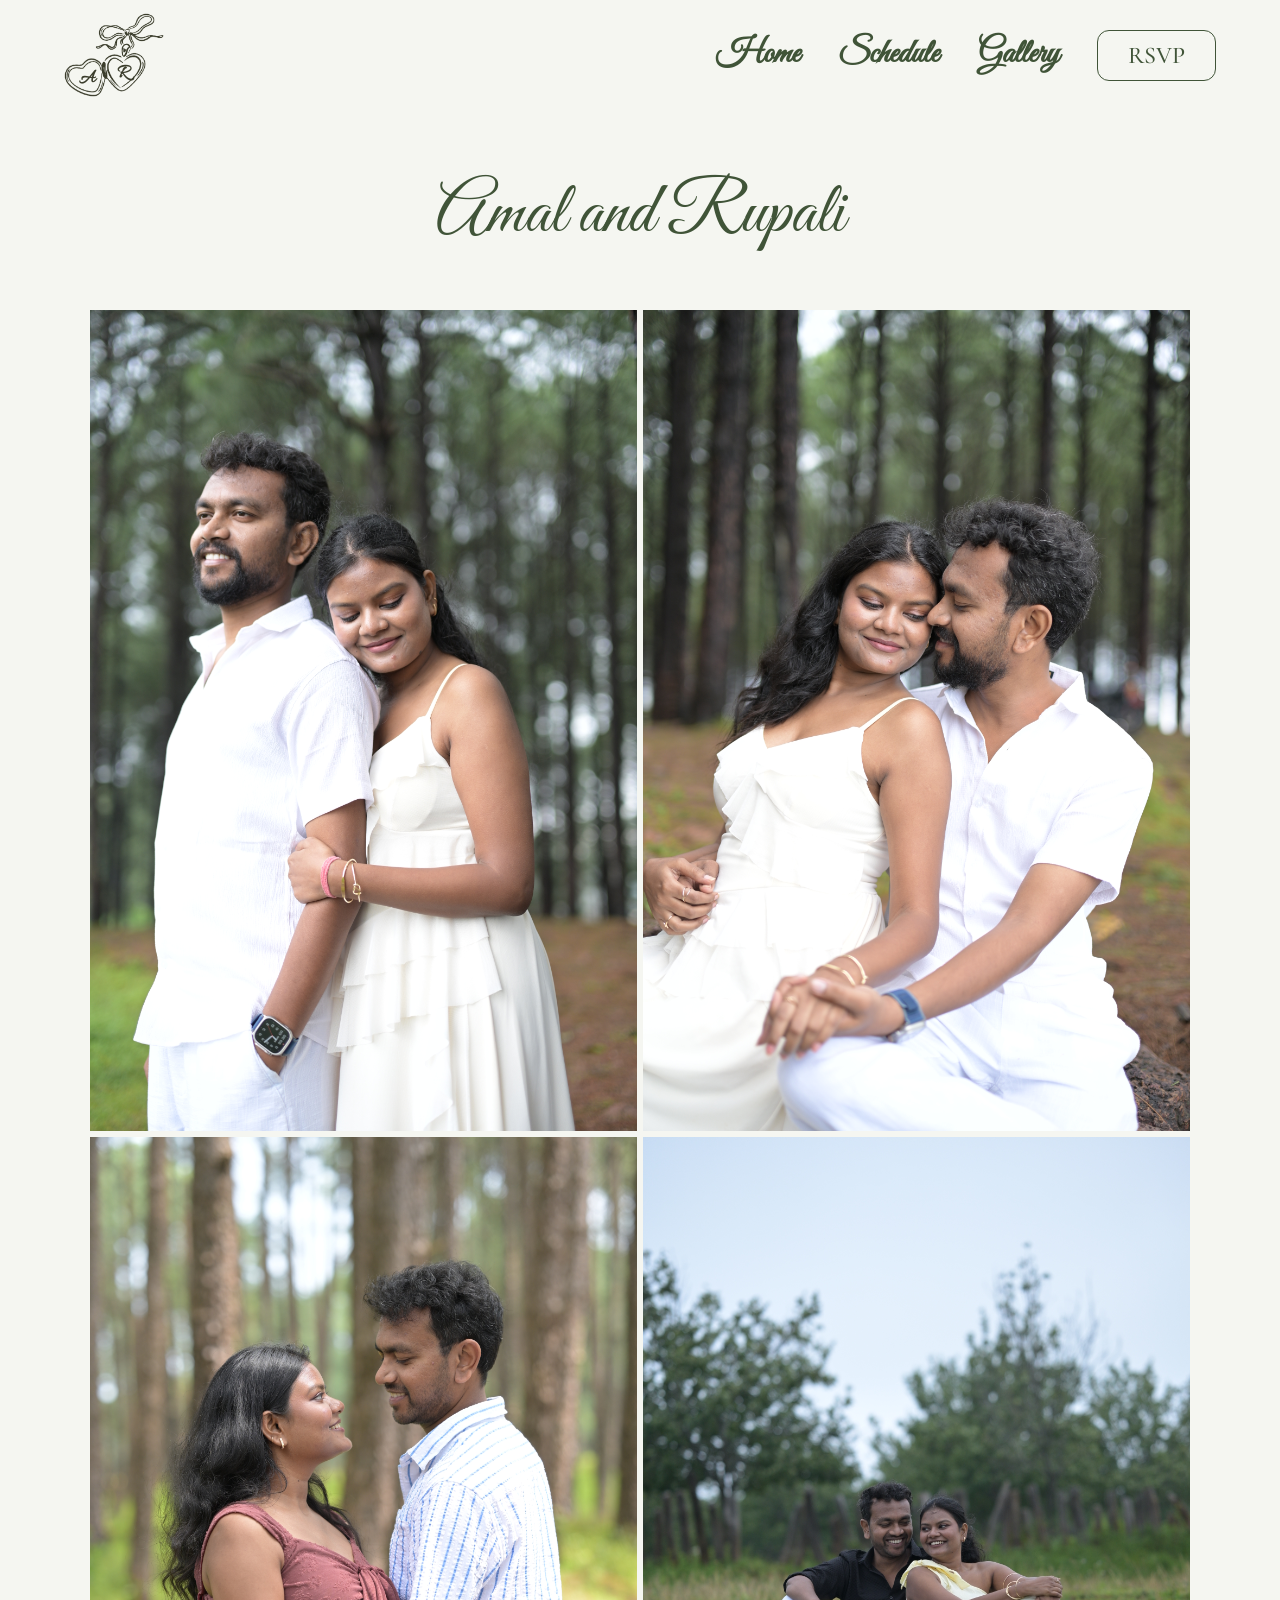
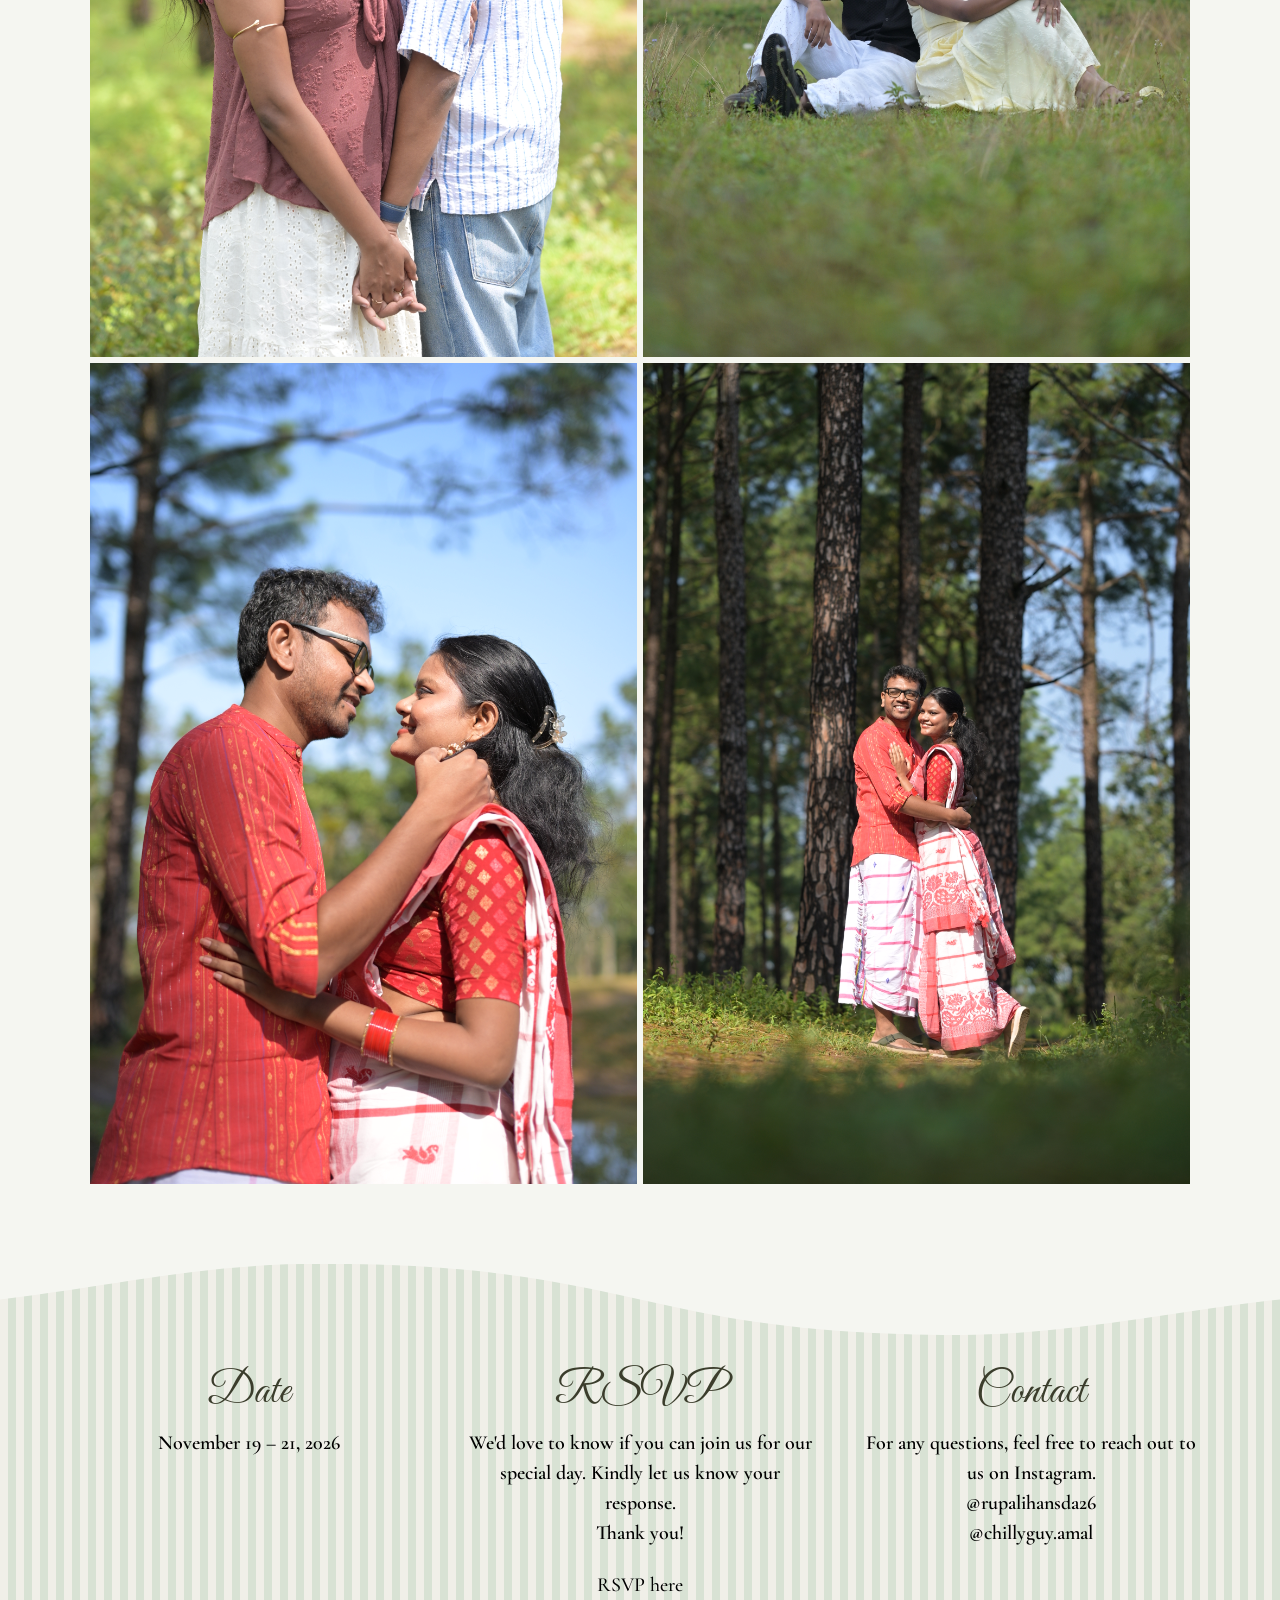
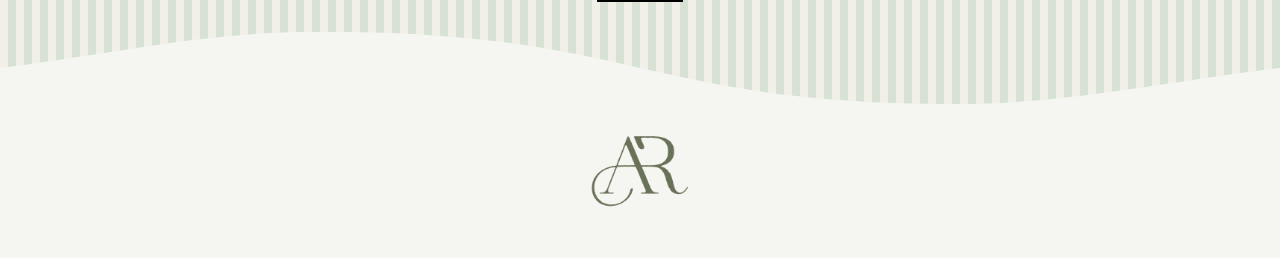
<file: gallery.html>
<!DOCTYPE html>
<html lang="en">
<head>
  <meta charset="UTF-8">
  <meta name="viewport" content="width=device-width, initial-scale=1">
  <title>Gallery</title>
  <link href="https://fonts.googleapis.com/css2?family=Great+Vibes&family=Allura&family=Cormorant+Garamond:ital,wght@0,400;0,500;0,600;0,700;1,400;1,500&display=swap" rel="stylesheet">

  <link rel="stylesheet" href="style.css">
  <script src="nav.js" defer></script>
</head>
<body class="page-gallery">

  <main class="sub-page">
    <h1>Amal and Rupali</h1>

    <div class="gallery-grid">
      <img src="Image/JEF_0826.JPG.jpeg" alt="Amal and Rupali" loading="eager">
      <img src="Image/JEF_1024.JPG.jpeg" alt="Amal and Rupali" loading="eager">
      <img src="Image/JEF_2056.JPG.jpeg" alt="Amal and Rupali" loading="eager">
      <img src="Image/JEF_1468.JPG.jpeg" alt="Amal and Rupali" loading="eager">
      <img src="Image/JEF_1635.JPG.jpeg" alt="Amal and Rupali" loading="eager">
      <img src="Image/JEF_1682.JPG.jpeg" alt="Amal and Rupali" loading="eager">
      <!-- To add more photos, copy a line above and change the file name -->
    </div>
  </main>
</body>
</html>
</file>
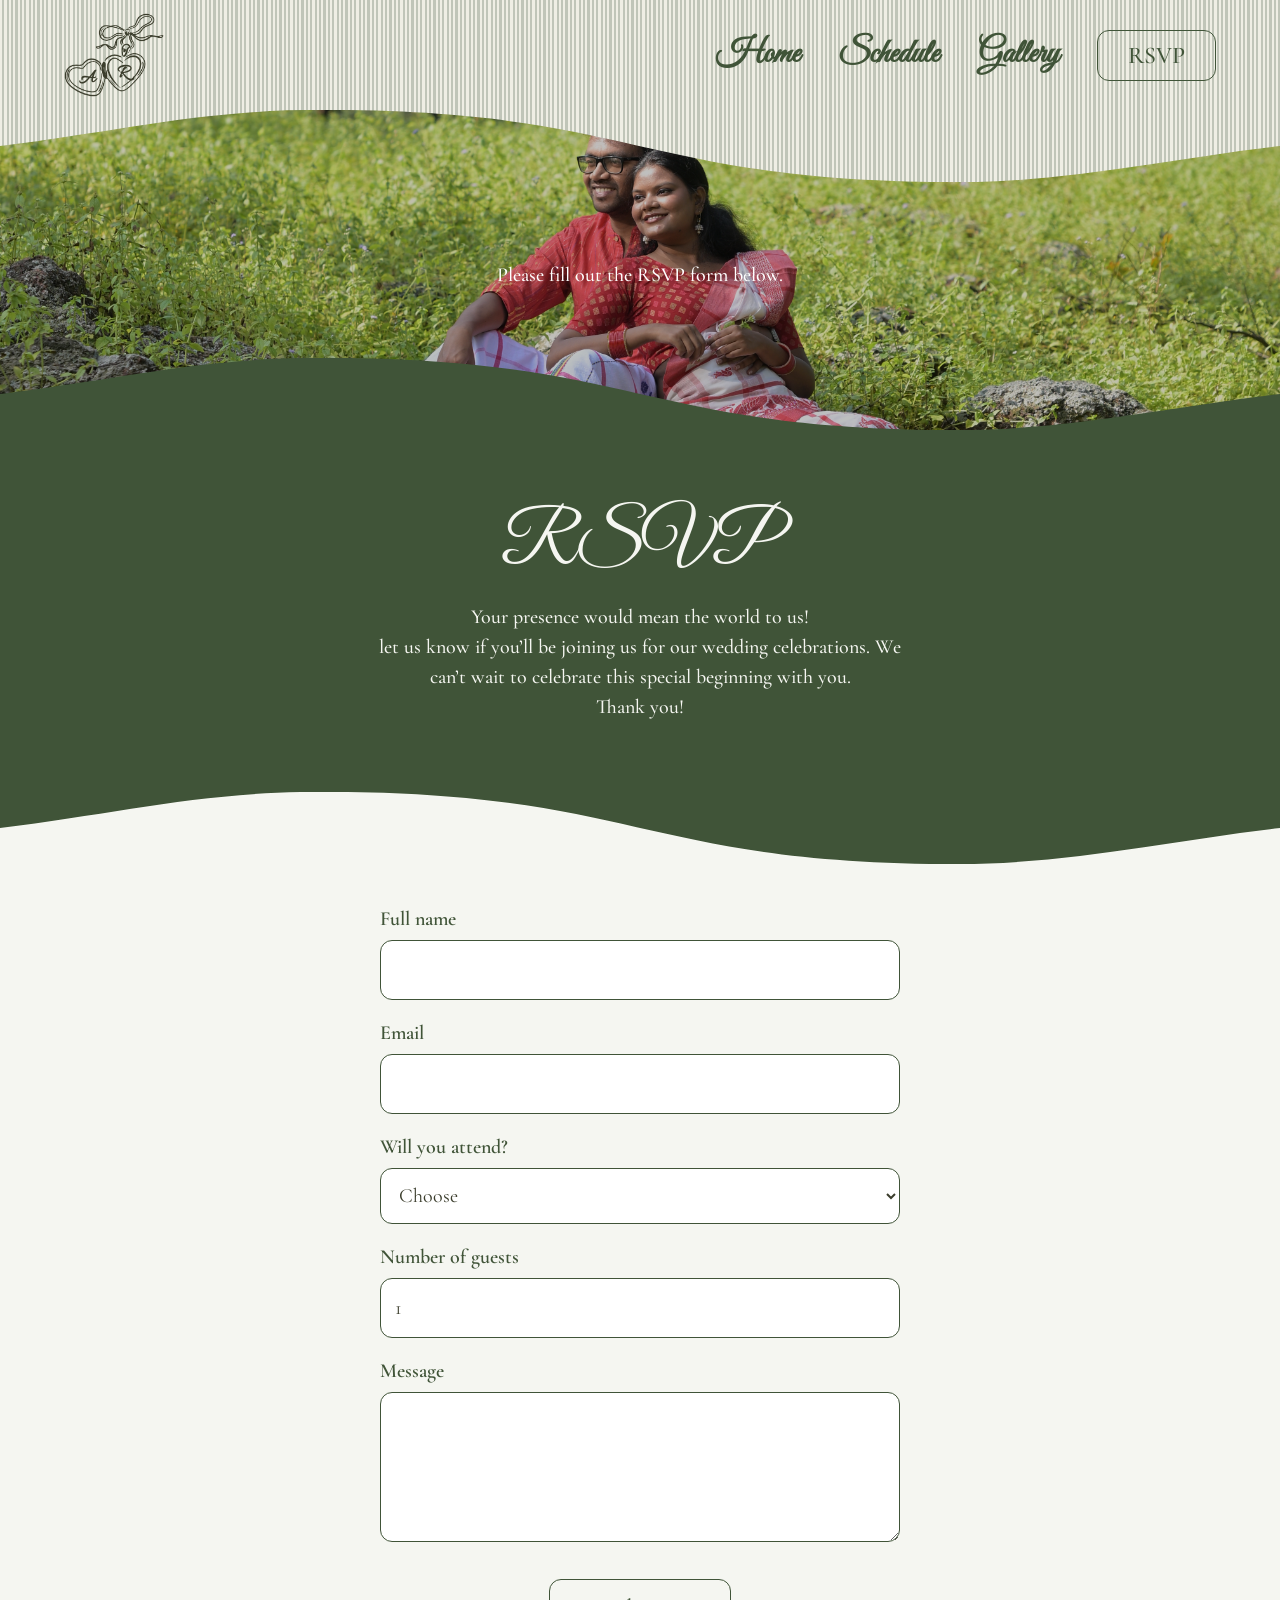
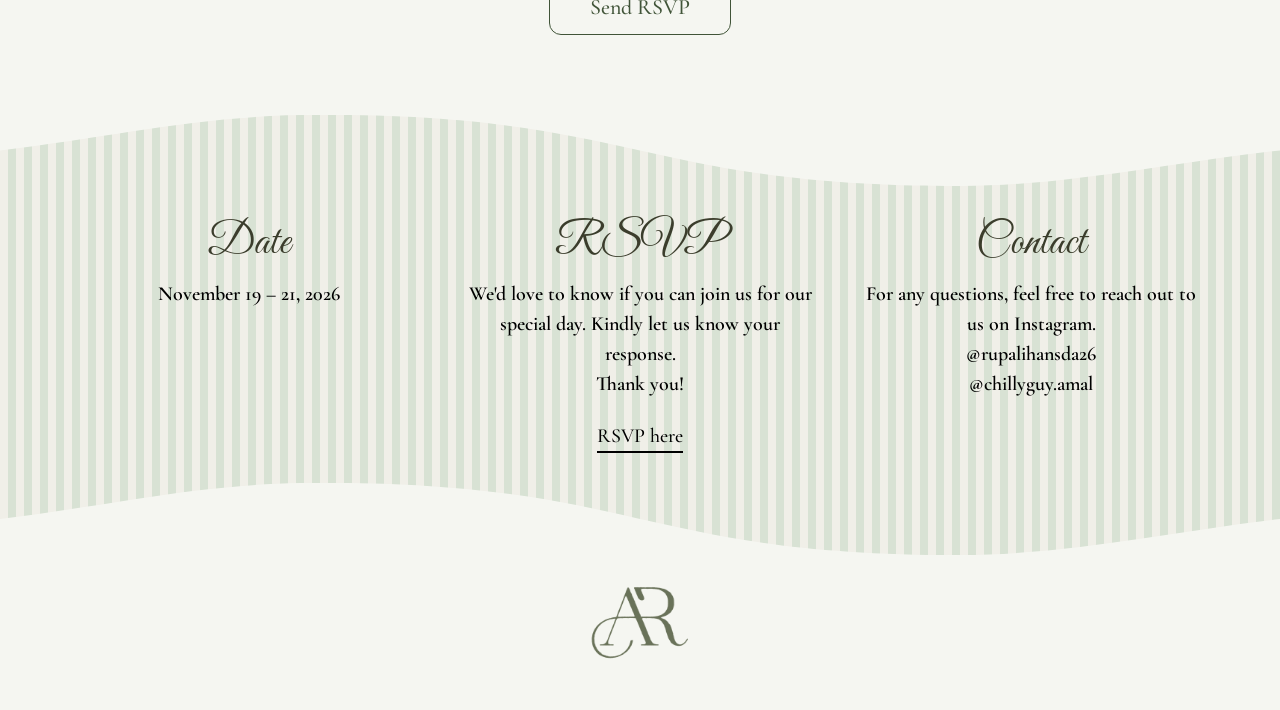
<file: rsvp.html>
<!DOCTYPE html>
<html lang="en">
<head>
  <meta charset="UTF-8">
  <meta name="viewport" content="width=device-width, initial-scale=1">
  <title>RSVP</title>
  <link rel="preconnect" href="https://fonts.googleapis.com">
  <link rel="preconnect" href="https://fonts.gstatic.com" crossorigin>
  <link href="https://fonts.googleapis.com/css2?family=Great+Vibes&family=Allura&family=Cormorant+Garamond:ital,wght@0,400;0,500;0,600;0,700;1,400;1,500&display=swap" rel="stylesheet">
  <link rel="stylesheet" href="style.css">
  <style>
    .rsvp-thanks { max-width: 520px; margin: 0 auto; padding: 20px 0 10px; }
    .rsvp-thanks h2 { font-family: 'Great Vibes', cursive; font-weight: 400; font-size: clamp(44px, 9vw, 64px); margin-bottom: 12px; }
    .rsvp-thanks p  { font-size: clamp(16px, 4.2vw, 20px); line-height: 1.5; }
  </style>
</head>
<body>
  <script src="nav.js"></script>

  <!-- Photo section: striped wave on top, green wave at the bottom -->
  <section class="hero hero--photo hero--short hero--green">
    <img src="Image/JEF_1765.JPG.jpeg" alt="Amal and Rupali" loading="eager">
    <div class="hero-text">
      <h1></h1>
      <p>Please fill out the RSVP form below.</p>
    </div>
  </section>

  <!-- Green section: flat top (the photo's wave flows into it), paper wave at the bottom -->
  <section class="green green--flat-top green--wave-bottom">
    <h2>RSVP</h2>
    <p class="green-text">Your presence would mean the world to us!<br>
 let us know if you’ll be joining us for our wedding celebrations. We can’t wait to celebrate this special beginning with you. <br>Thank you!</p>
  </section>

  <main class="sub-page">

    <!-- Hidden window: Google receives the answers here, the guest never leaves your site -->
    <iframe name="hidden_iframe" id="hidden_iframe" style="display:none" title="hidden"></iframe>

    <!-- Answers go to your Google Form (the codes below come from its pre-filled link) -->
    <form class="rsvp-form" id="rsvp-form"
          action="https://docs.google.com/forms/d/e/1FAIpQLSdSpSNW5UBYOZmE6GH0DJYu7aNcdpea6CX9uRx_VnMUnZdCGA/formResponse"
          method="POST" target="hidden_iframe">
      <label>Full name
        <input type="text" name="entry.1306659341" required>
      </label>
      <label>Email
        <input type="email" name="entry.1979853320" required>
      </label>
      <label>Will you attend?
        <select name="entry.1421273474" required>
          <option value="">Choose</option>
          <option value="Joyfully accepts">Joyfully accepts</option>
          <option value="Regretfully declines">Regretfully declines</option>
        </select>
      </label>
      <label>Number of guests
        <input type="number" name="entry.267892834" min="1" max="10" value="1">
      </label>
      <label>Message
        <textarea name="entry.1203472531" rows="4"></textarea>
      </label>
      <button class="pill-btn" type="submit" id="rsvp-send">Send RSVP</button>
    </form>

    <!-- Shown after the guest presses Send -->
    <div class="rsvp-thanks" id="rsvp-thanks" hidden>
      <h2>Thank you!</h2>
      <p>We've received your RSVP and truly appreciate you taking the time to let us know. We're grateful to have you as part of our journey❤️.</p>
    </div>

    <script>
      var form   = document.getElementById('rsvp-form');
      var frame  = document.getElementById('hidden_iframe');
      var thanks = document.getElementById('rsvp-thanks');
      var sent   = false;

      form.addEventListener('submit', function () {
        sent = true;
        document.getElementById('rsvp-send').textContent = 'Sending...';
      });

      /* when Google has answered in the hidden window, show the thank-you message */
      frame.addEventListener('load', function () {
        if (!sent) return;
        form.style.display = 'none';
        thanks.hidden = false;
      });
    </script>
  </main>
</body>
</html>
</file>
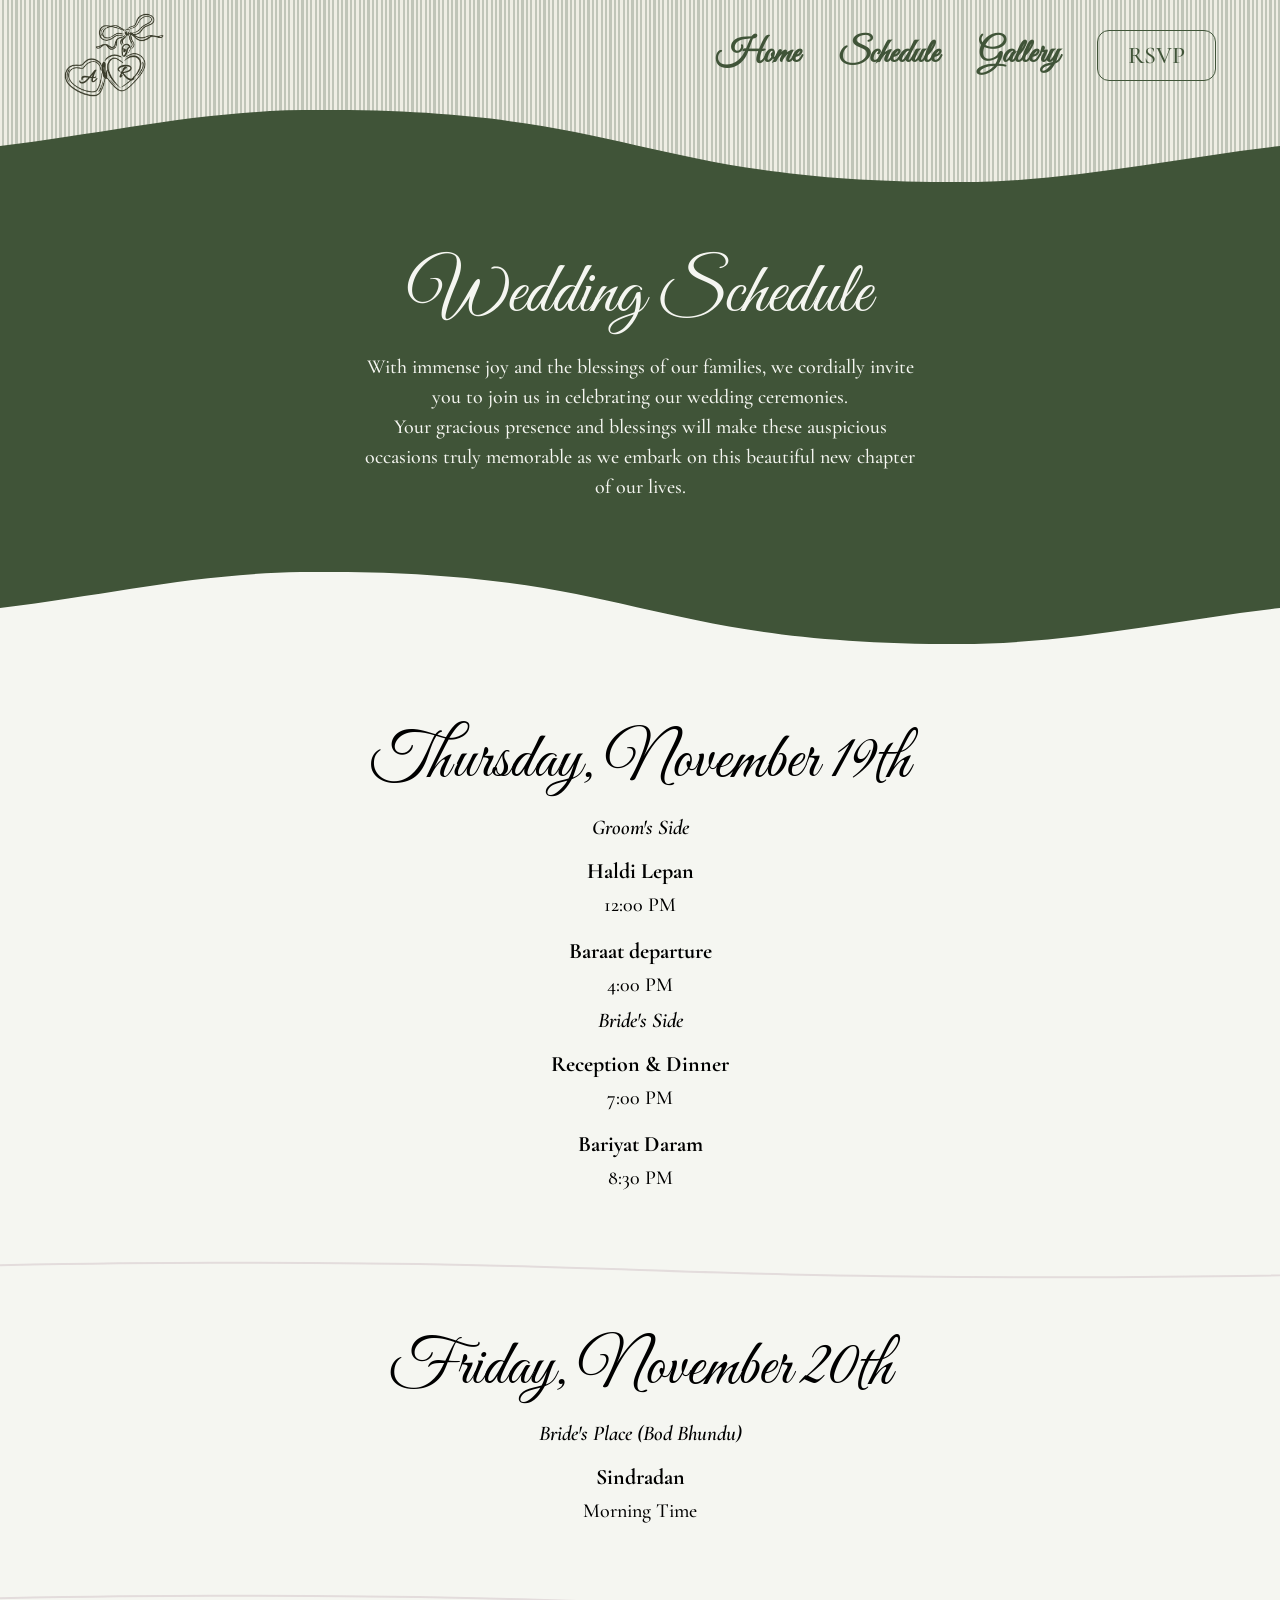
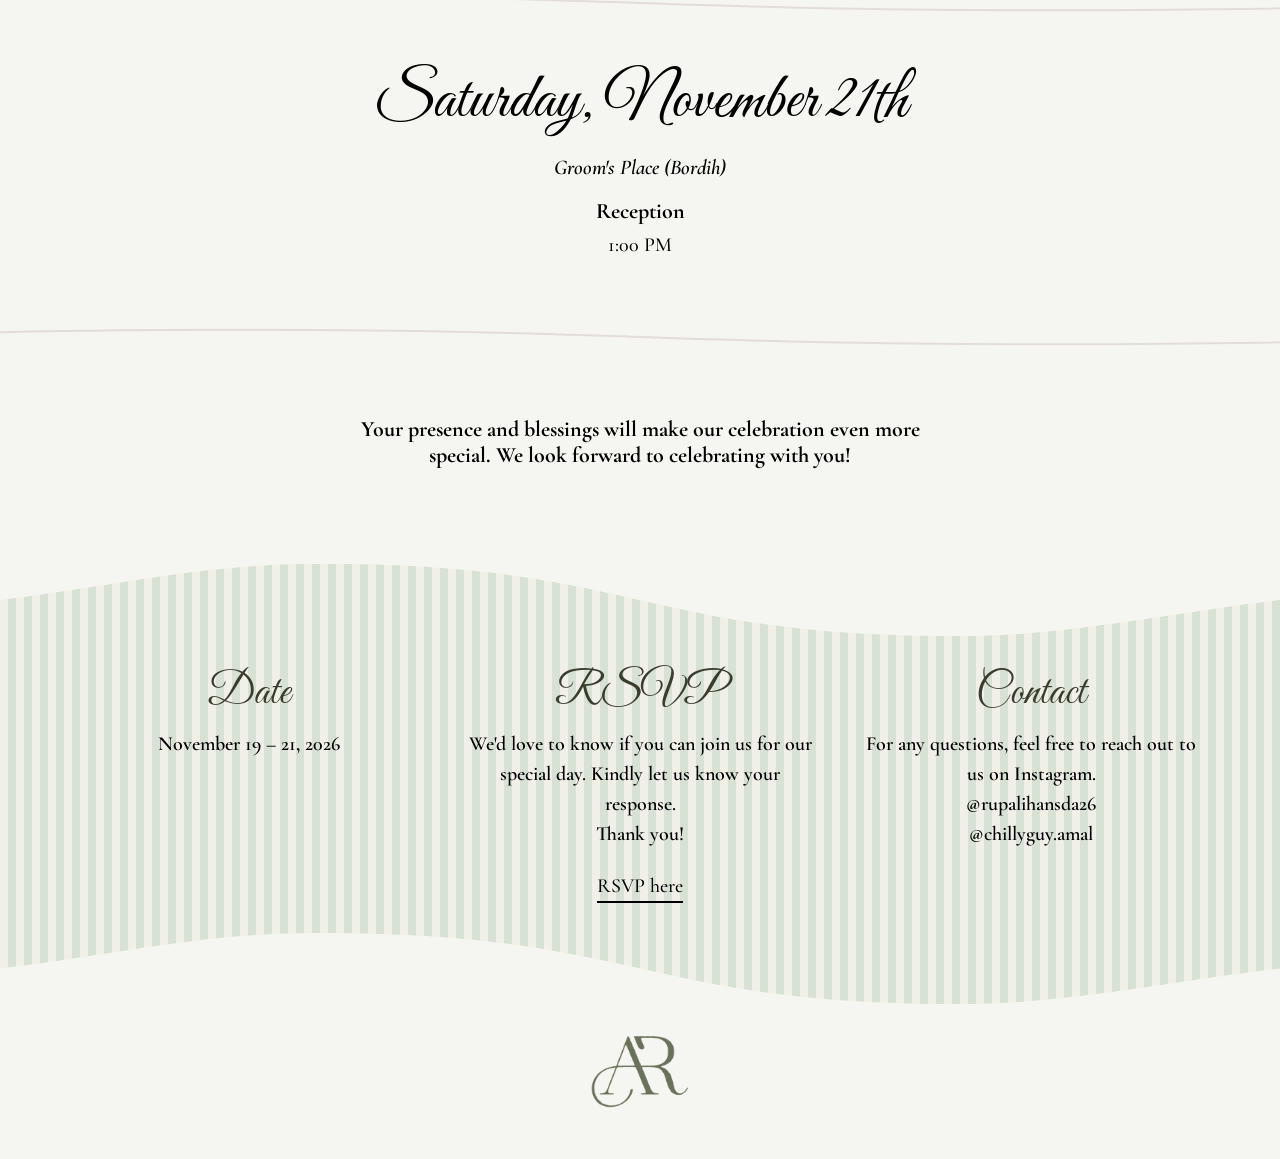
<file: schedule.html>
<!DOCTYPE html>
<html lang="en">

<head>
  <meta charset="UTF-8">
  <meta name="viewport" content="width=device-width, initial-scale=1">
  <title>Wedding Schedule</title>
  <link
    href="https://fonts.googleapis.com/css2?family=Great+Vibes&family=Allura&family=Cormorant+Garamond:ital,wght@0,400;0,500;0,600;0,700;1,400;1,500&display=swap"
    rel="stylesheet">

  <link rel="stylesheet" href="style.css">
  <script src="nav.js" defer></script>
</head>

<body>
  <!-- Green title section -->
  <section class="green green--top-stripes green--wave-bottom">
    <h1>Wedding Schedule</h1>
    <p class="green-text">With immense joy and the blessings of our families, we cordially invite you to join us in
      celebrating our wedding ceremonies. <br>Your gracious presence and blessings will make these auspicious occasions
      truly memorable as we embark on this beautiful new chapter of our lives.</p>
  </section>

  <main class="schedule-page">

    <!-- ===== DAY 1 ===== -->
    <section class="day-section">
      <h2>Thursday, November 19th</h2>
      <p class="day-note">Groom's Side</p>

      <div class="day-event">
        <h3>Haldi Lepan</h3>
        <p>12:00 PM</p>
        <!-- Optional extra line: <p>4:00 PM | Short description here</p> -->
      </div>
      <div class="day-event">
        <h3>Baraat departure</h3>
        <p>4:00 PM</p>
      </div>


      <!-- <h2>Thursday, November 19th</h2> -->
      <p class="day-note">Bride's Side</p>

      <div class="day-event">
        <h3>Reception &amp; Dinner</h3>
        <p>7:00 PM</p>
        <!-- Optional extra line: <p>4:00 PM | Short description here</p> -->
      </div>
      <div class="day-event">
        <h3>Bariyat Daram</h3>
        <p>8:30 PM</p>
      </div>
    </section>

    <!-- ===== DAY 2 ===== -->
    <section class="day-section">


      <h2>Friday, November 20th</h2>
      <p class="day-note"> Bride's Place (Bod Bhundu)</p>


      <div class="day-event">
        <h3>Sindradan </h3>
        <p>Morning Time</p>
      </div>

    </section>

    <!-- ===== DAY 3 ===== -->
    <section class="day-section">


      <h2>Saturday, November 21th</h2>
      <p class="day-note"> Groom's Place (Bordih)</p>


      <div class="day-event">
        <h3>Reception</h3>
        <p>1:00 PM</p>
      </div>

    </section>

    <!-- ===== DAY 4 ===== -->
    <section class="day-section">



      <div class="day-event">
        <h3>Your presence and blessings will make our celebration even more special. We look forward to celebrating with
          you!</h3>
      </div>
    </section>

  </main>
</body>

</html>
</file>
<file: style.css>
:root {
  --stripe-a: #e3e5d6;
  --stripe-b: #d3d8c3;
  --ink: #3b3d2c;
  --paper: #f5f6f1;
  /* --olive: #697259; */
  --olive:#405438;
--header-stripes: repeating-linear-gradient(90deg, #efeee4 0 2.2px, #c0c5b8 2.2px 4.4px);
  --stripes: repeating-linear-gradient(90deg, #e9e7df 0 4.7px, #d8d9cd 4.7px 9.4px);
  --footer-stripes: repeating-linear-gradient(90deg, #f0efe8 0 8px, #d8e2d4 8px 16px);                                      
  /* Wave height, and how far each wave strip bleeds past the section edge */
  --curve-h: clamp(20px, 5.6vw, 80px);
  --bleed: calc(var(--curve-h) / 6);
  --curve-full: calc(var(--curve-h) * 7 / 6);

  /* Wave masks: 70 units tall = 60 of wave + 10 of flat bleed */
  --curve-below: url("data:image/svg+xml;utf8,<svg xmlns='http://www.w3.org/2000/svg' viewBox='0 0 1080 70' preserveAspectRatio='none'><path d='M0 30 C 100 18, 170 0, 270 0 C 540 0, 540 60, 810 60 C 900 60, 990 40, 1080 30 L1080 70 L0 70 Z'/></svg>");
  --curve-above: url("data:image/svg+xml;utf8,<svg xmlns='http://www.w3.org/2000/svg' viewBox='0 -10 1080 70' preserveAspectRatio='none'><path d='M0 30 C 100 18, 170 0, 270 0 C 540 0, 540 60, 810 60 C 900 60, 990 40, 1080 30 L1080 -10 L0 -10 Z'/></svg>");
}

* { box-sizing: border-box; margin: 0; }

html { scroll-behavior: smooth; }

body {
  background: var(--paper);
 font-family: 'Cormorant Garamond', Georgia, serif;
  color: var(--olive);
  /* color: var(--ink); */
  font-weight: 600;
  
  
}

/* ===================== HEADER ===================== */
.top {
  position: relative; z-index: 100;
  height: 110px;
  background: var(--header-stripes);
  display: flex; align-items: center; justify-content: center;
  transition: background .3s;
}
.pendant-link { display: block; line-height: 0; }
.pendant { height: 84px; width: auto; }
.pendant .line { fill: none; stroke: var(--ink); stroke-width: 2.2; stroke-linecap: round; stroke-linejoin: round; }
.pendant text { font-family: 'Great Vibes', cursive; font-size: 120px; fill: var(--ink); }

/* Burger (2 lines) -> X */
.burger {
  position: absolute; right: 20px; top: 50%;
  width: 44px; height: 30px; margin-top: -15px;
  background: none; border: 0; cursor: pointer; padding: 0;
}
.burger span {
  position: absolute; left: 0; width: 100%; height: 3px;
  background: #3b3d2c; border-radius: 2px;
  transition: transform .3s, top .3s;
}
.burger span:nth-child(1) { top: 7px; }
.burger span:nth-child(2) { top: 20px; }
.menu-open .burger span:nth-child(1) { top: 13px; transform: rotate(45deg); }
.menu-open .burger span:nth-child(2) { top: 13px; transform: rotate(-45deg); }

/* Full-screen menu (phone) */
.menu {
  position: fixed; inset: 0; z-index: 90;
  background: #fff;
  padding-top: 110px;
  padding-bottom: 40px;
  overflow-y: auto;
  display: flex; flex-direction: column; align-items: center;
  justify-content: safe center;
  gap: 22px;
  opacity: 0; visibility: hidden;
  transition: opacity .3s, visibility .3s;
}
.menu a:not(.pill-btn) {
  font-family: 'Great Vibes', cursive;
  font-size: clamp(40px, 9vw, 60px);
  color: var(--olive); text-decoration: none;
}
.menu .pill-btn { margin-top: 14px; }
.menu-open .menu { opacity: 1; visibility: visible; }
.menu-open .top  { background: #fff; }
.menu-open       { overflow: hidden; }

/* ===================== WAVE STRIPS (all sections) ===================== */
.hero::before, .green::before, .schedule::before, .location::before, .foot-info::before,
.hero::after,  .schedule::after, .gallery::after,  .location::after,  .foot-info::after {
  content: "";
  position: absolute; left: 0; right: 0;
  height: var(--curve-full);
  pointer-events: none;
}

/* strips at the TOP of a section: reach a little above the edge */
.hero::before, .green::before, .schedule::before, .location::before, .foot-info::before {
  top: calc(var(--bleed) * -1);
  -webkit-mask: var(--curve-above) center/100% 100% no-repeat;
          mask: var(--curve-above) center/100% 100% no-repeat;
}

/* strips at the BOTTOM of a section: reach a little below the edge */
.hero::after, .schedule::after, .gallery::after, .location::after, .foot-info::after {
  bottom: calc(var(--bleed) * -1);
  -webkit-mask: var(--curve-below) center/100% 100% no-repeat;
          mask: var(--curve-below) center/100% 100% no-repeat;
}

/* strip colors (same color as the neighbour they bleed into) */
.hero::before     { background: var(--header-stripes); z-index: 2; }
.hero::after      { background: var(--paper);          z-index: 2; }
.green::before    { background: var(--paper); }
.schedule::before { background: var(--olive); }
.schedule::after  { background: var(--olive); }
.gallery::after   { background: var(--paper); }
.location::before,
.location::after  { background: var(--paper); }
.foot-info::before,
.foot-info::after { background: var(--paper); }

/* ===================== HERO (video) ===================== */
.hero {
  position: relative;
  height: 70vh; min-height: 420px;
}
.hero video {
  position: absolute; inset: 0; width: 100%; height: 100%;
  object-fit: cover;
  filter: brightness(.88);
}
.hero h1 {
  position: absolute; z-index: 1; inset: 0;
  display: flex; align-items: center; justify-content: center; text-align: center;
  padding: 0 24px;
  font-family: 'Great Vibes', cursive; font-weight: 400;
  font-size: clamp(44px, 9vw, 96px); color: #fff; line-height: 1.3;
}

/* ===================== NAMES ===================== */
.names { padding: 90px 24px 100px; text-align: center; }
.names .name {
  font-family: 'Great Vibes', cursive; font-weight: 400;
  font-size: clamp(50px, 10vw, 84px);
  line-height: 1.25;
  /* color: var(--olive); */
  color: var(--ink);
}
.names .amp {
  font-family: 'Great Vibes', cursive;
  font-size: clamp(36px, 7vw, 64px);
  margin: 28px 0;
}
.names .place { margin-top: 22px; font-size: clamp(22px, 4vw, 30px); letter-spacing: .02em; }
.names .date  { margin-top: 22px; font-size: clamp(20px, 3.6vw, 28px); letter-spacing: .02em; }

/* ===================== GREEN (place) ===================== */
.green {
  position: relative;
  background: var(--olive);
  padding: calc(var(--curve-h) + 70px) 24px 100px;
  text-align: center;
  color: var(--paper);
}
.green h2 {
  font-family: 'Great Vibes', cursive; font-weight: 400;
  font-size: clamp(44px, 9vw, 72px);
  margin-bottom: 12px;
}
.green-place {
  font-size: clamp(22px, 4vw, 30px);
  letter-spacing: .02em;
  margin-bottom: 36px;
}
.place-photo {
  display: block;
  width: min(100%, 520px);
  aspect-ratio: 4 / 3;
  object-fit: cover;
  margin: 0 auto;
  border-radius: 14px;
  background: #8a9279;
}

/* ===================== SCHEDULE ===================== */
.schedule {
  position: relative;
  background: var(--stripes);
  padding: calc(var(--curve-h) + 80px) 24px calc(var(--curve-h) + 100px);
  text-align: center;
  color: #010f02d5;
}
.schedule h2 {
  font-family: 'Great Vibes', cursive; font-weight: 400;
  font-size: clamp(44px, 9vw, 72px);
  margin-bottom: 16px;
}
.schedule p {
  max-width: 520px; margin: 0 auto 36px;
  font-size: clamp(22px, 4vw, 28px); line-height: 1.4;
}
.btn {
  position: relative; z-index: 2;
  display: inline-block;
  padding: 18px 48px;
  border: 1.5px solid #000; border-radius: 12px;
  font-family: inherit; font-weight: 500;
  font-size: clamp(42px, 50vw, 28px);
  color: #020901; text-decoration: none; cursor: pointer;
  transition: background .25s, color .25s;
}
.btn:hover, .btn:focus-visible { background: #010f02d5; color: #fff; }



/* ===================== GALLERY (green) ===================== */
.gallery {
  position: relative;
  background: var(--olive);
  padding: 70px 24px calc(var(--curve-h) + 90px);
  text-align: center;
}
.gallery-photo { display: block; width: min(100%, 520px); margin: 0 auto 60px; }
.gallery-photo img {
  display: block; width: 100%;
  aspect-ratio: 4 / 3; object-fit: cover;
  border-radius: 14px; background: #8a9279;
}
.gallery-link {
  display: inline-block;
  padding: 0 40px 18px;
  border-bottom: 1px solid var(--paper);
  font-family: 'Great Vibes', cursive;
  font-size: clamp(36px, 7vw, 52px);
  color: var(--paper); text-decoration: none;
}

/* ===================== RSVP + TRAVEL BUTTONS (white) ===================== */
.actions {
  padding: 70px 24px 110px;
  display: flex; flex-direction: column; align-items: center; gap: 36px;
}
.pill-btn {
  display: inline-block;
  padding: 22px 56px;
  border: 1.5px solid var(--olive); border-radius: 12px;
  background: none; cursor: pointer;
  font-family: inherit; font-weight: 500;
  font-size: clamp(26px, 5vw, 34px);
  color: var(--olive); text-decoration: none;
  transition: background .25s, color .25s;
}
.pill-btn:hover, .pill-btn:focus-visible { background: var(--olive); color: var(--paper); }

/* ===================== LOCATION (striped) ===================== */
/* .location {
  position: relative;
  background: var(--stripes);
  padding: calc(var(--curve-h) + 70px) 24px calc(var(--curve-h) + 80px);
  text-align: center;
  color: #000;
}
.location h2 {
  font-family: 'Great Vibes', cursive; font-weight: 400;
  font-size: clamp(44px, 9vw, 72px);
  margin-bottom: 32px;
}
.venue {
  max-width: 520px; margin: 0 auto 24px; padding: 24px;
  background: var(--paper); border: 1.5px solid #000; border-radius: 14px;
}
.venue h3 {
  font-family: 'Great Vibes', cursive; font-weight: 400;
  font-size: 38px; color: var(--olive); margin-bottom: 10px;
}
.venue p { font-size: 22px; line-height: 1.4; }
.venue a {
  display: inline-block; margin-top: 14px;
  color: var(--olive); font-size: 22px; font-weight: 500;
} */

/* ===================== FOOTER ===================== */
.site-footer { text-align: center; }

.foot-info {
  position: relative;
  background: var(--footer-stripes);
  color: #000000;
  padding: calc(var(--curve-h) + 60px) 24px calc(var(--curve-h) + 60px);
}
.foot-info h2 {
  font-family: 'Great Vibes', cursive; font-weight: 400;
  font-size: clamp(44px, 9vw, 64px);
  color: var(--ink);
  margin: 0 0 14px;
}
.foot-col + .foot-col { margin-top: 40px; }
.foot-info p {
  max-width: 520px; margin: 0 auto;
  font-size: clamp(22px, 4vw, 28px); line-height: 1.4;
}
.foot-link {
  display: inline-block; margin-top: 22px;
  font-size: clamp(22px, 4vw, 28px); font-weight: 500;
  color: #000; text-decoration: none; border-bottom: 2px solid #000;
}

.foot-initials {
  background: var(--paper);
  padding: 50px 24px 90px;
  font-family: 'Great Vibes', cursive;
  font-size: clamp(72px, 16vw, 120px);
  line-height: 1.1;
  color: var(--olive);
}

/* ===================== INNER PAGES ===================== */
.schedule-page {
  background: var(--stripes);
  color: #000;

  padding: 40px 24px 80px;
  text-align: center;
}
.schedule-page .back {
  display: inline-block; margin-bottom: 30px;
  color: var(--olive); text-decoration: none; font-size: 22px;
}
.schedule-page h1 {
  font-family: 'Great Vibes', cursive; font-weight: 400;
  font-size: clamp(48px, 10vw, 80px);
  margin-bottom: 40px;
}
.schedule-page .day {
  max-width: 560px; margin: 0 auto 28px; padding: 24px;
  background: var(--paper); border: 1.5px solid #000; border-radius: 14px;
}
.schedule-page .day h2 {
  font-family: 'Great Vibes', cursive; font-weight: 400;
  font-size: 40px; color: var(--olive); margin-bottom: 12px;
}
.schedule-page .event {
  display: flex; justify-content: space-between; gap: 16px;
  padding: 8px 0; font-size: 22px; border-top: 1px solid #c9ccbb;
}
.schedule-page .event:first-of-type { border-top: 0; }
.schedule-page .event span:first-child { font-weight: 500; }

.sub-page {
  background: var(--paper);
  color: var(--olive);

  padding: 40px 24px 80px;
  text-align: center;
}
.sub-page .back {
  display: inline-block; margin-bottom: 30px;
  color: var(--olive); text-decoration: none; font-size: 22px;
}
.sub-page h1 {
  font-family: 'Great Vibes', cursive; font-weight: 400;
  font-size: clamp(48px, 10vw, 80px);
  margin-bottom: 40px;
}
.gallery-grid {
  max-width: 1000px; margin: 0 auto;
  display: grid; gap: 16px;
  grid-template-columns: repeat(auto-fill, minmax(260px, 1fr));
}
.gallery-grid img {
  width: 100%; aspect-ratio: 4 / 5; object-fit: cover;
  border-radius: 12px; background: #dcded3;
}
.rsvp-form {
  max-width: 520px; margin: 0 auto;
  display: grid; gap: 18px; text-align: left;
}
.rsvp-form label { font-size: 22px; }
.rsvp-form input, .rsvp-form select, .rsvp-form textarea {
  width: 100%; margin-top: 6px; padding: 14px;
  font-family: inherit; font-size: 22px; color: var(--ink);
  background: #fff; border: 1.5px solid var(--olive); border-radius: 12px;
}
.rsvp-form .pill-btn { justify-self: center; margin-top: 10px; }
.info-card {
  max-width: 560px; margin: 0 auto 24px; padding: 24px; text-align: left;
  border: 1.5px solid var(--olive); border-radius: 14px;
}
.info-card h2 {
  font-family: 'Great Vibes', cursive; font-weight: 400;
  font-size: 38px; margin-bottom: 10px;
}
.info-card p { font-size: 22px; line-height: 1.45; }

/* ===================== RESPONSIVE ===================== */

/* Short screens (landscape phones) */
@media (max-height: 640px) {
  .menu { gap: 10px; }
  .menu a:not(.pill-btn) { font-size: 34px; }
  .menu .pill-btn { padding: 14px 40px; margin-top: 6px; }
}

/* Small phones: slimmer header */
@media (max-width: 480px) {
  .top { height: 90px; }
  .menu { padding-top: 90px; }
  .pendant { height: 68px; }
  .burger { right: 16px; }
}

/* LAPTOP / DESKTOP (900px and wider) - keep this block last */
@media (min-width: 900px) {

  /* Header: pendant on the left, menu on the right, no burger */
  .top {
    justify-content: flex-start;
    padding: 0 clamp(32px, 5vw, 80px);
  }
  .burger { display: none; }

  /* Menu becomes a horizontal bar at the top of the page */
  .menu {
    position: absolute; top: 0; right: clamp(32px, 5vw, 80px); left: auto; bottom: auto;
    height: 110px; width: auto;
    z-index: 101;
    padding: 0; background: none; overflow: visible;
    flex-direction: row; align-items: center; justify-content: flex-end;
    gap: clamp(20px, 3vw, 44px);
    opacity: 1; visibility: visible;
  }
  .menu a:not(.pill-btn) { font-size: 34px; line-height: 1; }
  .menu a:not(.pill-btn):hover { color: var(--ink); }
  .menu .pill-btn {
    margin: 0; padding: 10px 30px;
    font-size: 24px;
  }

  /* Page sections laid out horizontally */
  .actions {
    flex-direction: row; justify-content: center; gap: 48px;
  }

  .location {
    display: grid;
    grid-template-columns: repeat(2, minmax(0, 520px));
    justify-content: center;
    gap: 32px;
  }
  .location h2 { grid-column: 1 / -1; }
  .venue { margin: 0; }

  /* Footer: Location | Date | RSVP in one row */
  .foot-info {
    display: grid;
    grid-template-columns: repeat(3, minmax(0, 1fr));
    gap: 48px;
    align-items: start;
    padding-left: clamp(32px, 6vw, 120px);
    padding-right: clamp(32px, 6vw, 120px);
  }
  .foot-col + .foot-col { margin-top: 0; }
  .foot-info h2 { font-size: 52px; }
  .foot-info p { font-size: 24px; }
}
@media (min-width: 900px) {
  .foot-info {
    padding-top: calc(var(--curve-h) + 30px);
    padding-bottom: calc(var(--curve-h) + 30px);
  }
  .foot-info h2 { font-size: 44px; margin-bottom: 8px; }
  .foot-info p { font-size: 22px; }
  .foot-initials { padding: 30px 24px 50px; font-size: 90px; }
}
/* Information text: plain readable font. Headings keep the script font. 
body { font-style: normal; }

.names .place,
.names .date,
.green-place,
.schedule p,
.venue p,
.venue a,
.foot-info p,
.foot-link,
.info-card p,
.schedule-page .event,
.rsvp-form label,
.rsvp-form input,
.rsvp-form select,
.rsvp-form textarea,
.pill-btn,
.btn {
  font-family: 'Cormorant Garamond', Georgia, serif;
  background: var(--paper);
  font-style: normal;
  font-weight: 500;
  color: var(--olive);
}*/
/* Smaller information text, closer to the original */
.names .place,
.names .date,
.green-place,
.schedule p,
.venue p,
.venue a,
.foot-info p,
.foot-link,
.info-card p,
.schedule-page .event,
.rsvp-form label,
.rsvp-form input,
.rsvp-form select,
.rsvp-form textarea {
  font-size: clamp(16px, 4.2vw, 20px);
  line-height: 1.5;
}

.pill-btn,
.btn {
  font-size: clamp(18px, 4.6vw, 22px);
  padding: 14px 40px;
}
/* Pendant letters: thin script like the original */
.pendant text { font-family: 'Allura', cursive; font-size: 130px; fill: var(--ink); }

/* ===== Photo section (RSVP page) ===== */
.hero img {
  position: absolute; inset: 0; width: 100%; height: 100%;
  object-fit: cover; filter: brightness(.75);
}
.hero--photo { background: #4a4f3f; }
.hero--short { height: min(52vh, 320px); min-height: 260px; }
.hero--green::after { background: var(--olive); }

.hero-text {
  position: absolute; inset: 0; z-index: 1;
  display: flex; flex-direction: column; align-items: center; justify-content: center;
  text-align: center; padding: 0 24px; color: #fff;
}
.hero-text h1 {
  position: static; inset: auto; display: block; padding: 0;
  font-family: 'Great Vibes', cursive; font-weight: 400;
  font-size: clamp(20px, 3vw, 40px); line-height: 1.2; color: #fff;
}
.hero-text p {
  margin-top: 10px;
  font-family: 'Cormorant Garamond', Georgia, serif; font-weight: 500;
  font-size: clamp(16px, 4.2vw, 20px);
}

/* ===== Green section variants ===== */
.green h1 {
  font-family: 'Great Vibes', cursive; font-weight: 400;
  font-size: clamp(44px, 9vw, 72px); line-height: 1.2;
  margin-bottom: 14px; color: var(--paper);
}
.green-text {
  max-width: 560px; margin: 0 auto;
  font-family: 'Cormorant Garamond', Georgia, serif; font-weight: 500;
  font-size: clamp(16px, 4.2vw, 20px); line-height: 1.5;
}
.green--top-stripes::before { background: var(--header-stripes); }
.green--flat-top { padding-top: 70px; }
.green--flat-top::before { display: none; }
.green--wave-bottom { padding-bottom: calc(var(--curve-h) + 70px); }
.green--wave-bottom::after {
  content: "";
  position: absolute; left: 0; right: 0;
  bottom: calc(var(--bleed) * -1);
  height: var(--curve-full);
  background: var(--paper);
  pointer-events: none;
  -webkit-mask: var(--curve-below) center/100% 100% no-repeat;
          mask: var(--curve-below) center/100% 100% no-repeat;
}

/* Schedule list sits on the plain paper background */
.schedule-page { background: var(--paper); }
/* Home hero: show the whole video, no cropping */
.hero--full {
  height: auto;
  min-height: 0;
  aspect-ratio: 848 / 478;
}
.hero--full video { object-fit: cover; }
/* Smaller "We're Getting Married" text on the video */
.hero--full h1 {
  font-size: clamp(30px, 6.5vw, 64px);
  line-height: 1.2;
}
/* Move the text lower on the video */
.hero--full h1 {
  padding: 30% 24px 0;
}
/* Footer monogram size */
.monogram {
  display: block;
  margin: 0 auto;
  width: min(100px, 42vw);
  height: auto;
}


/* ===== Schedule: day sections ===== */
.schedule-page { padding: 10px 0 30px; text-align: center; }

.day-section {
  position: relative;
  max-width: 640px;
  margin: 0 auto;
  padding: 70px 24px 60px;
  text-align: center;
  color: #000;
}

/* wavy line between days, in a soft color */
.day-section + .day-section::before {
  content: "";
  position: absolute; top: 0;
  left: -50vw; right: -50vw;
  height: 18px;
  background: url("data:image/svg+xml;utf8,<svg xmlns='http://www.w3.org/2000/svg' viewBox='0 0 1080 20' preserveAspectRatio='none'><path d='M0 12 C 120 8, 200 2, 300 2 C 540 2, 540 18, 780 18 C 900 18, 1000 12, 1080 8' fill='none' stroke='%23e3dcdc' stroke-width='2' vector-effect='non-scaling-stroke'/></svg>") center / 100% 100% no-repeat;
}


.day-section h2 {
  font-family: 'Great Vibes', cursive; font-weight: 400;
  font-size: clamp(40px, 9vw, 64px); line-height: 1.2;
  color: #000; margin-bottom: 14px;
}
.day-note {
  font-family: 'Cormorant Garamond', Georgia, serif;
  font-style: italic; font-size: clamp(17px, 4.4vw, 21px);
  margin-bottom: 18px;
}
.day-event { margin-top: 18px; }
.day-event h3 {
  font-family: 'Cormorant Garamond', Georgia, serif;
  font-weight: 700; font-size: clamp(18px, 4.6vw, 22px);
  color: #000; margin-bottom: 6px;
}
.day-event p {
  font-family: 'Cormorant Garamond', Georgia, serif; font-weight: 500;
  font-size: clamp(16px, 4.2vw, 20px); line-height: 1.5;
  max-width: 520px; margin: 0 auto 8px;
}
/* Stop the wavy lines from making the page wider than the screen */
.schedule-page {
  overflow-x: hidden;
  overflow-x: clip;
}

/* ===== Gallery page ===== */
/* plain header, no stripes, like the original */
.page-gallery .top { background: var(--paper); }
.page-gallery.menu-open .top { background: #fff; }

.page-gallery .sub-page { padding-top: 60px; }
.page-gallery .sub-page h1 {
  font-family: 'Great Vibes', cursive; font-weight: 400;
  font-size: clamp(44px, 10vw, 72px);
  margin-bottom: 50px;
}

/* tight 2-column photo grid */
.page-gallery .gallery-grid {
  max-width: 1100px;
  grid-template-columns: repeat(2, 1fr);
  gap: 6px;
}
.page-gallery .gallery-grid img {
  aspect-ratio: 2 / 3;
  border-radius: 0;
}
</file>
